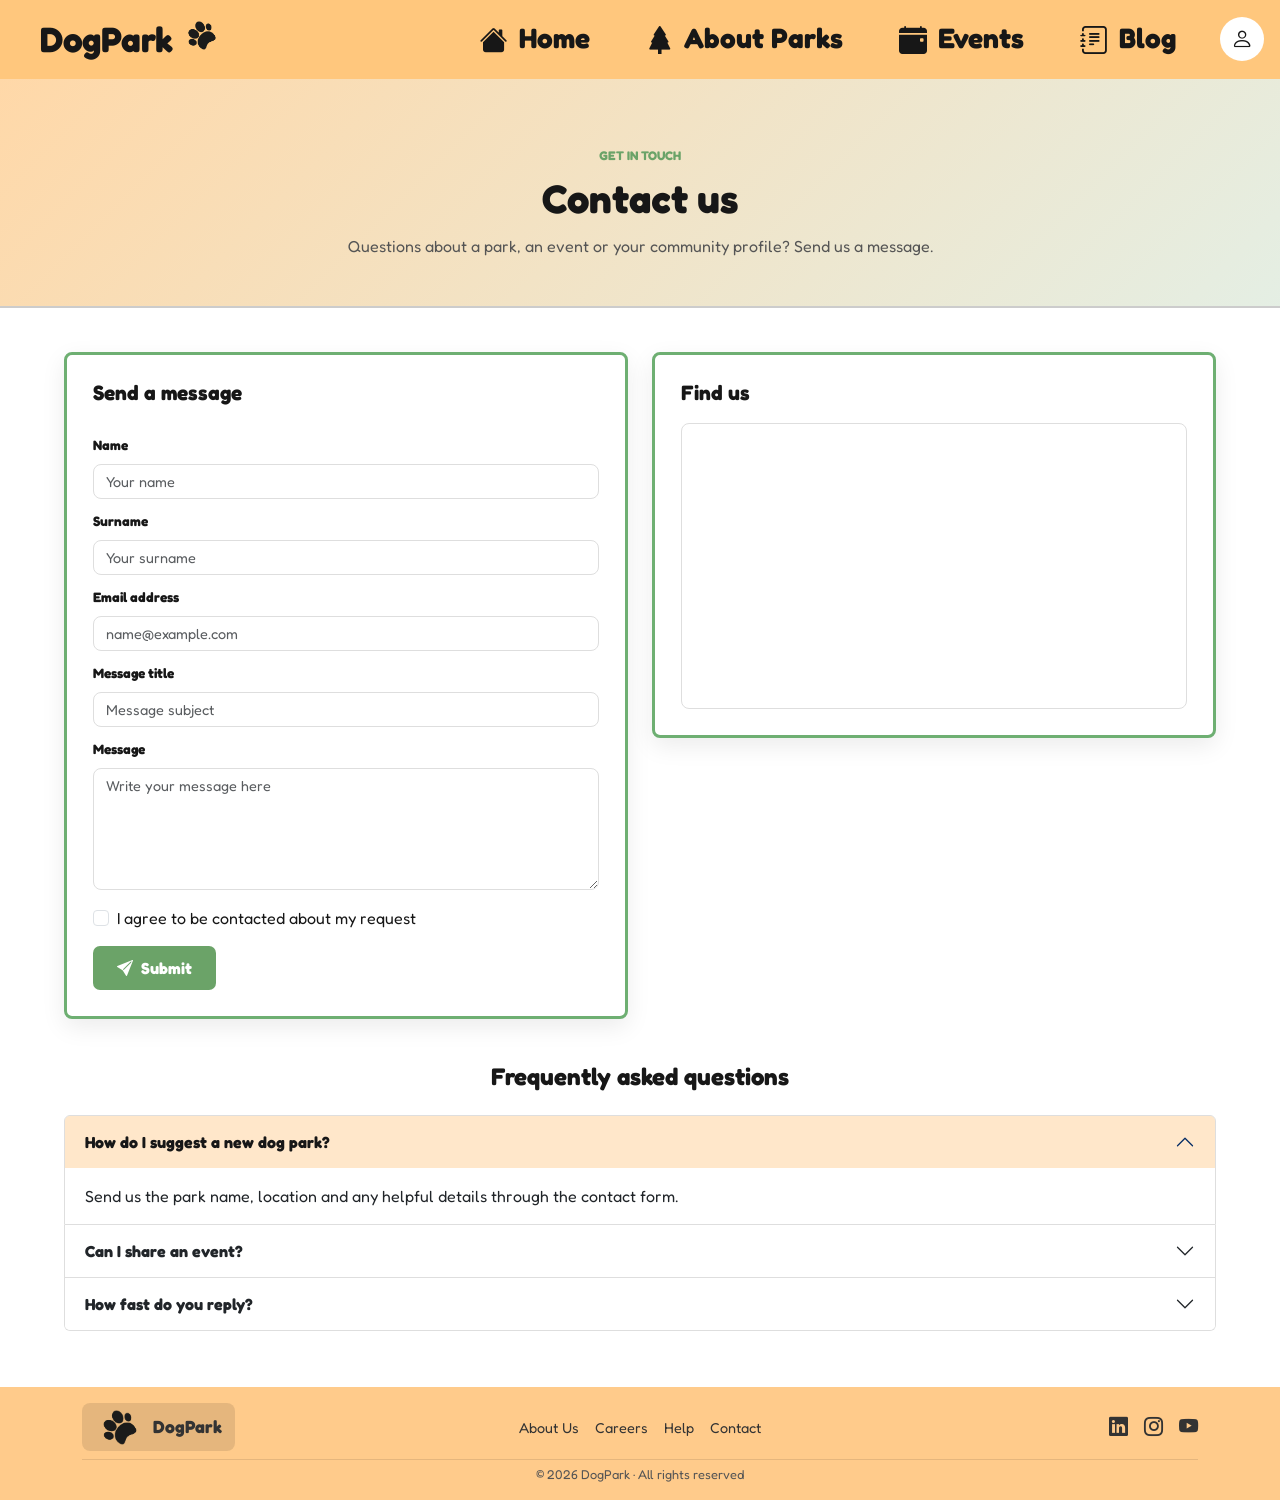
<file: html/contact.html>
<!doctype html>
<html lang="fr">
<head>
  <meta charset="utf-8">
  <meta name="viewport" content="width=device-width, initial-scale=1">
  <title>DogPark - Contact</title>

  <link href="https://cdn.jsdelivr.net/npm/bootstrap@5.3.3/dist/css/bootstrap.min.css" rel="stylesheet">
  <link rel="stylesheet" href="https://cdn.jsdelivr.net/npm/bootstrap-icons@1.11.3/font/bootstrap-icons.css">

  <link rel="preconnect" href="https://fonts.googleapis.com">
  <link rel="preconnect" href="https://fonts.gstatic.com" crossorigin>
  <link href="https://fonts.googleapis.com/css2?family=Fredoka:wght@500;600;700;800&display=swap" rel="stylesheet">

  <link rel="stylesheet" href="../css/base.css">
  <link rel="stylesheet" href="../css/navbar.css">
  <link rel="stylesheet" href="../css/footer.css">
  <link rel="stylesheet" href="../css/contact.css">
</head>
<body>
  <main class="page">
    <div id="navbar-placeholder"></div>

    <section class="contact-hero">
      <p class="section-subtitle">Get in touch</p>
      <h1>Contact us</h1>
      <p>Questions about a park, an event or your community profile? Send us a message.</p>
    </section>

    <section class="content-shell contact-section">
      <div class="row g-4 align-items-start">
        <div class="col-lg-6">
          <form class="contact-form">
            <h2>Send a message</h2>

            <label class="form-label" for="name">Name</label>
            <input type="text" class="form-control" id="name" placeholder="Your name">

            <label class="form-label" for="surname">Surname</label>
            <input type="text" class="form-control" id="surname" placeholder="Your surname">

            <label class="form-label" for="email">Email address</label>
            <input type="email" class="form-control" id="email" placeholder="name@example.com">

            <label class="form-label" for="message-title">Message title</label>
            <input type="text" class="form-control" id="message-title" placeholder="Message subject">

            <label class="form-label" for="message">Message</label>
            <textarea class="form-control" id="message" rows="5" placeholder="Write your message here"></textarea>

            <div class="form-check">
              <input class="form-check-input" type="checkbox" value="" id="terms">
              <label class="form-check-label" for="terms">I agree to be contacted about my request</label>
            </div>

            <button type="submit" class="btn-green"><i class="bi bi-send-fill"></i> Submit</button>
          </form>
        </div>

        <div class="col-lg-6">
          <section class="map-section">
            <h2>Find us</h2>
            <div class="ratio ratio-16x9">
              <iframe src="https://www.google.com/maps?q=Zagreb%20Croatia&output=embed" allowfullscreen loading="lazy" referrerpolicy="no-referrer-when-downgrade"></iframe>
            </div>
          </section>
        </div>
      </div>
    </section>

    <section class="faq-section">
      <h2 class="faq-title">Frequently asked questions</h2>
      <div class="accordion" id="faqAccordion">
        <div class="accordion-item">
          <h2 class="accordion-header" id="headingFaq1"><button class="accordion-button" type="button" data-bs-toggle="collapse" data-bs-target="#faq1" aria-expanded="true" aria-controls="faq1">How do I suggest a new dog park?</button></h2>
          <div id="faq1" class="accordion-collapse collapse show" aria-labelledby="headingFaq1" data-bs-parent="#faqAccordion"><div class="accordion-body">Send us the park name, location and any helpful details through the contact form.</div></div>
        </div>
        <div class="accordion-item">
          <h2 class="accordion-header" id="headingFaq2"><button class="accordion-button collapsed" type="button" data-bs-toggle="collapse" data-bs-target="#faq2" aria-expanded="false" aria-controls="faq2">Can I share an event?</button></h2>
          <div id="faq2" class="accordion-collapse collapse" aria-labelledby="headingFaq2" data-bs-parent="#faqAccordion"><div class="accordion-body">Yes, include the event date, place and organizer details so we can review it.</div></div>
        </div>
        <div class="accordion-item">
          <h2 class="accordion-header" id="headingFaq3"><button class="accordion-button collapsed" type="button" data-bs-toggle="collapse" data-bs-target="#faq3" aria-expanded="false" aria-controls="faq3">How fast do you reply?</button></h2>
          <div id="faq3" class="accordion-collapse collapse" aria-labelledby="headingFaq3" data-bs-parent="#faqAccordion"><div class="accordion-body">We usually answer as soon as possible during regular working days.</div></div>
        </div>
      </div>
    </section>

    <div id="footer-placeholder"></div>
  </main>

  <script src="https://cdn.jsdelivr.net/npm/bootstrap@5.3.3/dist/js/bootstrap.bundle.min.js"></script>
  <script src="../js/partials.js"></script>
</body>
</html>
</file>
<file: css/base.css>
@import url('https://fonts.googleapis.com/css2?family=Fredoka:wght@500;600;700;800&display=swap');

:root {
  --orange: #ffc77d;
  --green: #6eaf72;
  --active: #6BA368;
  --pink: #ff6377;
  --yellow: #FFF04C;
  --dark: #171717;
  --muted: #f7f7f7;
  --border: #dedede;
  --shadow: 0 8px 24px rgba(0,0,0,.08);
  --font-main: "Fredoka", system-ui, -apple-system, BlinkMacSystemFont, "Segoe UI", sans-serif;
}

*, *::before, *::after {
  box-sizing: border-box;
}

html, body {
  scrollbar-width: none;
}

html::-webkit-scrollbar,
body::-webkit-scrollbar {
  display: none;
}

body {
  margin: 0;
  background: #1f1f1f;
  color: var(--dark);
  font-family: var(--font-main);
}

body::-webkit-scrollbar {
  display: none;
}

img {
  max-width: 100%;
  display: block;
}

.frame-title {
  color: #777;
  margin: 32px 0 8px 30px;
  font-size: 22px;
  font-weight: 600;
}

.page {
  width: 100%;
  min-height: 100vh;
  margin: 0 auto;
  background: white;
  display: flex;
  flex-direction: column;
}

.content-shell {
  padding: 36px clamp(18px, 5vw, 64px);
  flex: 1;
}

.fw-heavy { font-weight: 800; }
.small-text { font-size: .78rem; }

.search-box,
.small-select {
  width: 100%;
  height: 42px;
  border: 1px solid var(--border);
  border-radius: 9px;
  padding: 0 14px;
  background: white;
  outline: none;
  font-size: .9rem;
  font-family: var(--font-main);
}

.search-box:focus,
.small-select:focus {
  border-color: var(--active);
  box-shadow: 0 0 0 .2rem rgba(107, 163, 104, .16);
}

.section-card {
  background: white;
  border: 1px solid var(--border);
  border-radius: 14px;
  box-shadow: var(--shadow);
}

.btn-green {
  display: inline-flex;
  align-items: center;
  gap: 8px;
  background: var(--active);
  color: white;
  border: 0;
  border-radius: 7px;
  padding: 10px 24px;
  font-family: var(--font-main);
  font-weight: 700;
  text-decoration: none;
  cursor: pointer;
  transition: background 0.15s ease;
}
.btn-green:hover {
  background: #5b9c5f;
  color: white;
}

.btn-soft {
  border: 1px solid var(--border);
  background: white;
  border-radius: 8px;
  padding: 8px 18px;
  font-family: var(--font-main);
  font-weight: 600;
  cursor: pointer;
  transition: background 0.15s ease;
}
.btn-soft:hover {
  background: var(--muted);
}

.chip {
  border: 1px solid var(--border);
  background: white;
  border-radius: 999px;
  padding: 7px 12px;
  font-size: .78rem;
  font-weight: 600;
  display: inline-flex;
  gap: 6px;
  align-items: center;
}

@media (max-width: 768px) {
  .frame-title   { margin-left: 16px; }
  .content-shell { padding: 28px 16px; }
}
</file>
<file: css/navbar.css>
.dog-navbar {
  background-color: var(--orange);
  min-height: 70px;
  font-family: var(--font-main);
}

.dog-navbar .navbar-brand {
  font-family: var(--font-main);
  font-size: 2.2rem;
  font-weight: 800;
  color: var(--text-dark);
  letter-spacing: -0.5px;
  display: flex;
  align-items: center;
  gap: 8px;
  text-decoration: none;
  margin-left: 1.5rem;
}

.dog-navbar .paw-icon {
  width: 42px;
  height: 42px;
  object-fit: contain;
  margin-bottom: 8px;
}

.dog-navbar .nav-link {
  color: var(--text-dark);
  font-family: var(--font-main);
  font-size: 1.75rem;
  font-weight: 700;
  padding: 6px 20px !important;
  border-radius: 6px;
  transition: color 0.15s ease;
  text-decoration: none;
}

.dog-navbar .nav-link i {
  font-size: 1.75rem;
  margin-right: 4px;
  vertical-align: middle
}

.dog-navbar .nav-link:hover {
  color: var(--active);
}

.dog-navbar .nav-link.active {
  color: var(--active);
  text-decoration: underline;
  text-decoration-thickness: 2.5px;
  text-underline-offset: 15px;
}

.dog-navbar .nav-link.active i {
  color: var(--active);
}

.dog-navbar .profile-circle {
  width: 44px;
  height: 44px;
  border-radius: 50%;
  background-color: white;
  color: var(--text-dark);
  display: inline-flex;
  align-items: center;
  justify-content: center;
  font-size: 1.4rem;
  text-decoration: none;
  margin-left: 8px;
  transition: background-color 0.15s ease;
}

.dog-navbar .profile-circle:hover {
  background-color: #f0f0f0;
}

@media (max-width: 768px) {
  .dog-navbar .navbar-nav {
    padding: 8px 0;
    gap: 4px !important;
  }
  .dog-navbar .nav-link {
    font-size: 0.95rem;
  }
}
</file>
<file: css/footer.css>
.dog-footer {
  background-color: #FFCB8B;
}

.footer-brand {
  font-weight: 700;
  font-size: 1.1rem;
  color: #333;
}

.footer-link {
  color: #333;
  text-decoration: none;
  font-size: 0.9rem;
  transition: color 0.2s;
}

.footer-link:hover {
  color: #FF6868;
}

.social-icon {
  color: #333;
  font-size: 1.2rem;
  transition: color 0.2s;
}

.social-icon:hover {
  color: #FF6868;
}

.footer-divider {
  border-color: rgba(0,0,0,0.4);
  border-width: 1.5px;
  margin: 0.5rem 0 0.3rem;
}

.footer-copy {
  font-size: 0.8rem;
  color: #555;
}

.footer-logo-section {
  background-color: rgba(0,0,0,0.1);
  border-radius: 8px;
  padding: 0.4rem 0.8rem;
}
</file>
<file: css/contact.css>
.section-subtitle {
  color: var(--active);
  font-size: .78rem;
  font-weight: 800;
  text-transform: uppercase;
  margin-bottom: 8px;
}

.contact-hero {
  padding: 68px clamp(18px, 5vw, 64px) 48px;
  background: linear-gradient(135deg, rgba(255, 203, 139, .75), rgba(107, 163, 104, .18));
  text-align: center;
  border-bottom: 2px solid #ccc;
}

.contact-hero h1 {
  font-size: 2.5rem;
  font-weight: 800;
  margin-bottom: 12px;
}

.contact-hero p:last-child {
  max-width: 590px;
  margin: 0 auto;
  color: #555;
}

.contact-section {
  padding-top: 44px;
}

.contact-form,
.map-section {
  border: 3px solid var(--green);
  border-radius: 8px;
  background: white;
  padding: 26px;
  box-shadow: var(--shadow);
}

.contact-form h2,
.map-section h2 {
  font-size: 1.3rem;
  font-weight: 800;
  margin-bottom: 18px;
}

.contact-form .form-label {
  font-size: .85rem;
  font-weight: 700;
  margin-top: 12px;
}

.contact-form .form-control {
  border: 1px solid var(--border);
  border-radius: 8px;
  font-size: .9rem;
  font-family: var(--font-main);
}

.contact-form .form-control:focus {
  border-color: var(--active);
  box-shadow: 0 0 0 .2rem rgba(107, 163, 104, .16);
}

.contact-form .form-check {
  margin: 16px 0;
}

.contact-form .form-check-input:checked {
  background-color: var(--active);
  border-color: var(--active);
}

.map-section .ratio {
  border-radius: 8px;
  overflow: hidden;
  border: 1px solid var(--border);
}

.faq-section {
  padding: 8px clamp(18px, 5vw, 64px) 56px;
}

.faq-title {
  text-align: center;
  font-size: 1.5rem;
  font-weight: 800;
  margin-bottom: 24px;
}

.accordion-item {
  border-color: var(--border);
}

.accordion-button {
  font-weight: 700;
  font-family: var(--font-main);
}

.accordion-button:not(.collapsed) {
  background: rgba(255, 203, 139, .45);
  color: var(--dark);
  box-shadow: none;
}

.accordion-button:focus {
  box-shadow: 0 0 0 .2rem rgba(107, 163, 104, .16);
  border-color: var(--active);
}

@media (max-width: 768px) {
  .contact-hero {
    padding-top: 46px;
  }

  .contact-hero h1 {
    font-size: 2rem;
  }

  .contact-form,
  .map-section {
    padding: 18px;
  }
}
</file>
